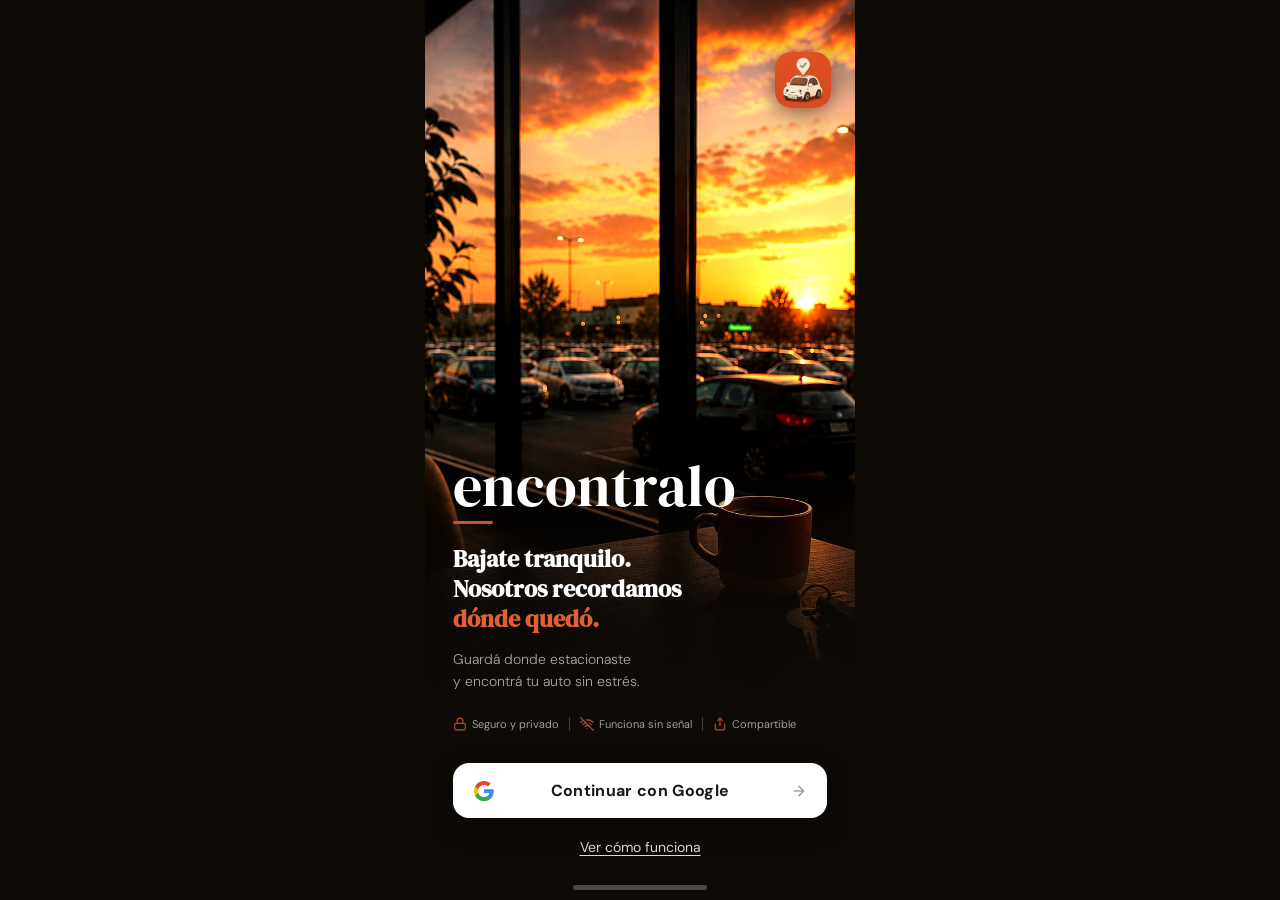
<file: index.html>
<!DOCTYPE html>
<html lang="es">
<head>
<meta charset="UTF-8">
<meta name="viewport" content="width=device-width, initial-scale=1.0, maximum-scale=1.0, user-scalable=no">
<meta name="theme-color" content="#0e0a06">
<title>Encontralo</title>
<link href="https://fonts.googleapis.com/css2?family=DM+Serif+Display:ital@0;1&family=DM+Sans:wght@300;400;500&display=swap" rel="stylesheet">
<style>
  *, *::before, *::after { box-sizing: border-box; margin: 0; padding: 0; }
  :root {
    --terracota: #C9532A;
    --terracota-light: #E06035;
    --white: #FFFFFF;
    --dark: #0e0a06;
  }
  html, body { height: 100%; width: 100%; overflow: hidden; background: var(--dark); }

  .screen {
    position: relative; width: 100%; height: 100dvh;
    max-width: 430px; margin: 0 auto; overflow: hidden;
    display: flex; flex-direction: column;
  }

  /* BG */
  .bg {
    position: absolute; inset: 0;
    background-image: url('[data-uri]');
    background-size: cover; background-position: center top; z-index: 0;
    filter: brightness(1.3) contrast(1.05) saturate(1.1);
    animation: bgReveal 1.2s ease-out forwards;
  }
  @keyframes bgReveal {
    from { opacity: 0; transform: scale(1.04); }
    to   { opacity: 1; transform: scale(1); }
  }

  /* Gradient — starts mid-screen */
  .overlay {
    position: absolute; inset: 0;
background: linear-gradient(
      to bottom,
      rgba(14,10,6,0.00) 0%,
      rgba(14,10,6,0.00) 50%,
      rgba(14,10,6,0.55) 63%,
      rgba(14,10,6,0.90) 73%,
      rgba(14,10,6,1.00) 82%
    );
    z-index: 1;
  }

  /* Logo top right */
  .header {
    position: absolute; top: 52px; right: 24px;
    z-index: 10; animation: fadeDown 0.8s ease-out 0.3s both;
  }
  @keyframes fadeDown {
    from { opacity: 0; transform: translateY(-10px); }
    to   { opacity: 1; transform: translateY(0); }
  }
  .logo-icon {
    width: 56px; height: 56px; border-radius: 16px;
    object-fit: cover; box-shadow: 0 4px 20px rgba(0,0,0,0.5);
  }

  /* Main content */
  .content {
    position: relative; z-index: 10;
    margin-top: auto;
    padding: 0 28px 0;
    display: flex; flex-direction: column;
  }

  /* App name */
  .app-name {
    font-family: 'DM Serif Display', serif;
    font-size: 58px; font-weight: 400;
    color: var(--white); line-height: 1;
    margin-bottom: 6px;
    text-align: left;
    animation: fadeUp 0.9s ease-out 0.4s both;
  }

  /* Divider */
  .divider {
    width: 40px; height: 3px;
    background: var(--terracota);
    border-radius: 2px;
    margin-bottom: 20px;
    animation: fadeUp 0.9s ease-out 0.5s both;
  }

  .headline {
    font-family: 'DM Serif Display', serif;
    font-size: 24px; line-height: 1.25;
    color: var(--white);
    margin-bottom: 14px;
    text-align: left;
    animation: fadeUp 0.9s ease-out 0.55s both;
  }
  .headline .accent { color: var(--terracota-light); }

  .subtitle {
    font-family: 'DM Sans', sans-serif; font-weight: 300;
    font-size: 14px; line-height: 1.6;
    color: rgba(255,255,255,0.65);
    margin-bottom: 24px;
    text-align: left;
    animation: fadeUp 0.9s ease-out 0.6s both;
  }

  /* Feature pills row */
  .features {
    display: flex; align-items: center; gap: 0;
    margin-bottom: 32px;
    animation: fadeUp 0.9s ease-out 0.65s both;
  }
  .feature {
    display: flex; align-items: center; gap: 5px;
    font-family: 'DM Sans', sans-serif; font-weight: 300;
    font-size: 11px; color: rgba(255,255,255,0.7);
    line-height: 1.3; white-space: nowrap;
  }
  .feature-sep {
    width: 1px; height: 14px;
    background: rgba(255,255,255,0.2);
    margin: 0 10px; flex-shrink: 0;
  }
  .feature svg { flex-shrink: 0; opacity: 0.8; }

  /* Bottom area */
  .bottom {
    padding: 0 28px 44px;
    position: relative; z-index: 10;
    display: flex; flex-direction: column;
    animation: fadeUp 0.9s ease-out 0.75s both;
  }

  @keyframes fadeUp {
    from { opacity: 0; transform: translateY(20px); }
    to   { opacity: 1; transform: translateY(0); }
  }

  .btn-google {
    display: flex; align-items: center; justify-content: center; gap: 12px; position: relative;
    width: 100%; padding: 17px 24px;
    background: var(--white); color: #1a1a1a;
    font-family: 'DM Sans', sans-serif; font-weight: 700;
    font-size: 16px; letter-spacing: 0.02em;
    border: none; border-radius: 16px; cursor: pointer;
    text-decoration: none;
    box-shadow: 0 8px 28px rgba(0,0,0,0.35);
    margin-bottom: 20px;
    transition: transform 0.15s ease, box-shadow 0.15s ease;
    -webkit-tap-highlight-color: transparent;
  }
  .btn-google:active {
    transform: scale(0.97);
    box-shadow: 0 4px 14px rgba(0,0,0,0.25);
  }
  .google-icon {
    width: 22px; height: 22px; flex-shrink: 0;
    position: absolute; left: 20px;
  }
  .arrow {
    position: absolute; right: 20px;
    opacity: 0.4;
  }

  .link-how {
    display: flex; align-items: center; justify-content: center; gap: 6px;
    font-family: 'DM Sans', sans-serif; font-weight: 400;
    font-size: 14px; color: rgba(255,255,255,0.85);
    text-decoration: underline; text-underline-offset: 3px;
    cursor: pointer; border: none; background: none; width: 100%;
    -webkit-tap-highlight-color: transparent;
    transition: color 0.2s ease;
  }
  .link-how:active { color: rgba(255,255,255,0.9); }

  .home-indicator {
    position: absolute; bottom: 10px; left: 50%; transform: translateX(-50%);
    width: 134px; height: 5px;
    background: rgba(255,255,255,0.25); border-radius: 3px; z-index: 10;
  }
</style>
</head>
<body>
<div class="screen">
  <div class="bg"></div>
  <div class="overlay"></div>

  <div class="header">
    <img class="logo-icon" src="[data-uri]" alt="Encontralo">
  </div>

  <div class="content">
    <div class="app-name">encontralo</div>
    <div class="divider"></div>

    <h1 class="headline">
      Bajate tranquilo.<br>
      Nosotros recordamos<br>
      <span class="accent">dónde quedó.</span>
    </h1>

    <p class="subtitle">
      Guardá donde estacionaste<br>y encontrá tu auto sin estrés.
    </p>

    <div class="features">
      <div class="feature">
        <svg width="14" height="14" viewBox="0 0 24 24" fill="none" stroke="#E06035" stroke-width="2" stroke-linecap="round" stroke-linejoin="round"><rect x="3" y="11" width="18" height="11" rx="2"/><path d="M7 11V7a5 5 0 0 1 10 0v4"/></svg>
        Seguro y privado
      </div>
      <div class="feature-sep"></div>
      <div class="feature">
        <svg width="14" height="14" viewBox="0 0 24 24" fill="none" stroke="#E06035" stroke-width="2" stroke-linecap="round" stroke-linejoin="round"><line x1="1" y1="1" x2="23" y2="23"/><path d="M16.72 11.06A10.94 10.94 0 0 1 19 12.55"/><path d="M5 12.55a10.94 10.94 0 0 1 5.17-2.39"/><path d="M10.71 5.05A16 16 0 0 1 22.56 9"/><path d="M1.42 9a15.91 15.91 0 0 1 4.7-2.88"/><path d="M8.53 16.11a6 6 0 0 1 6.95 0"/><line x1="12" y1="20" x2="12.01" y2="20"/></svg>
        Funciona sin señal
      </div>
      <div class="feature-sep"></div>
      <div class="feature">
        <svg width="14" height="14" viewBox="0 0 24 24" fill="none" stroke="#E06035" stroke-width="2" stroke-linecap="round" stroke-linejoin="round"><path d="M4 12v8a2 2 0 0 0 2 2h12a2 2 0 0 0 2-2v-8"/><polyline points="16 6 12 2 8 6"/><line x1="12" y1="2" x2="12" y2="15"/></svg>
        Compartible
      </div>
    </div>
  </div>

  <div class="bottom">
    <a href="#" class="btn-google">
      <svg class="google-icon" viewBox="0 0 24 24" xmlns="http://www.w3.org/2000/svg">
        <path d="M22.56 12.25c0-.78-.07-1.53-.2-2.25H12v4.26h5.92c-.26 1.37-1.04 2.53-2.21 3.31v2.77h3.57c2.08-1.92 3.28-4.74 3.28-8.09z" fill="#4285F4"/>
        <path d="M12 23c2.97 0 5.46-.98 7.28-2.66l-3.57-2.77c-.98.66-2.23 1.06-3.71 1.06-2.86 0-5.29-1.93-6.16-4.53H2.18v2.84C3.99 20.53 7.7 23 12 23z" fill="#34A853"/>
        <path d="M5.84 14.09c-.22-.66-.35-1.36-.35-2.09s.13-1.43.35-2.09V7.07H2.18C1.43 8.55 1 10.22 1 12s.43 3.45 1.18 4.93l3.66-2.84z" fill="#FBBC05"/>
        <path d="M12 5.38c1.62 0 3.06.56 4.21 1.64l3.15-3.15C17.45 2.09 14.97 1 12 1 7.7 1 3.99 3.47 2.18 7.07l3.66 2.84c.87-2.6 3.3-4.53 6.16-4.53z" fill="#EA4335"/>
      </svg>
      Continuar con Google
      <svg class="arrow" width="16" height="16" viewBox="0 0 24 24" fill="none" stroke="currentColor" stroke-width="2.5" stroke-linecap="round" stroke-linejoin="round"><path d="M5 12h14M12 5l7 7-7 7"/></svg>
    </a>

    <a href="como-funciona.html" class="link-how">Ver cómo funciona</a>
  </div>

  <div class="home-indicator"></div>
</div>
</body>
</html>
</file>
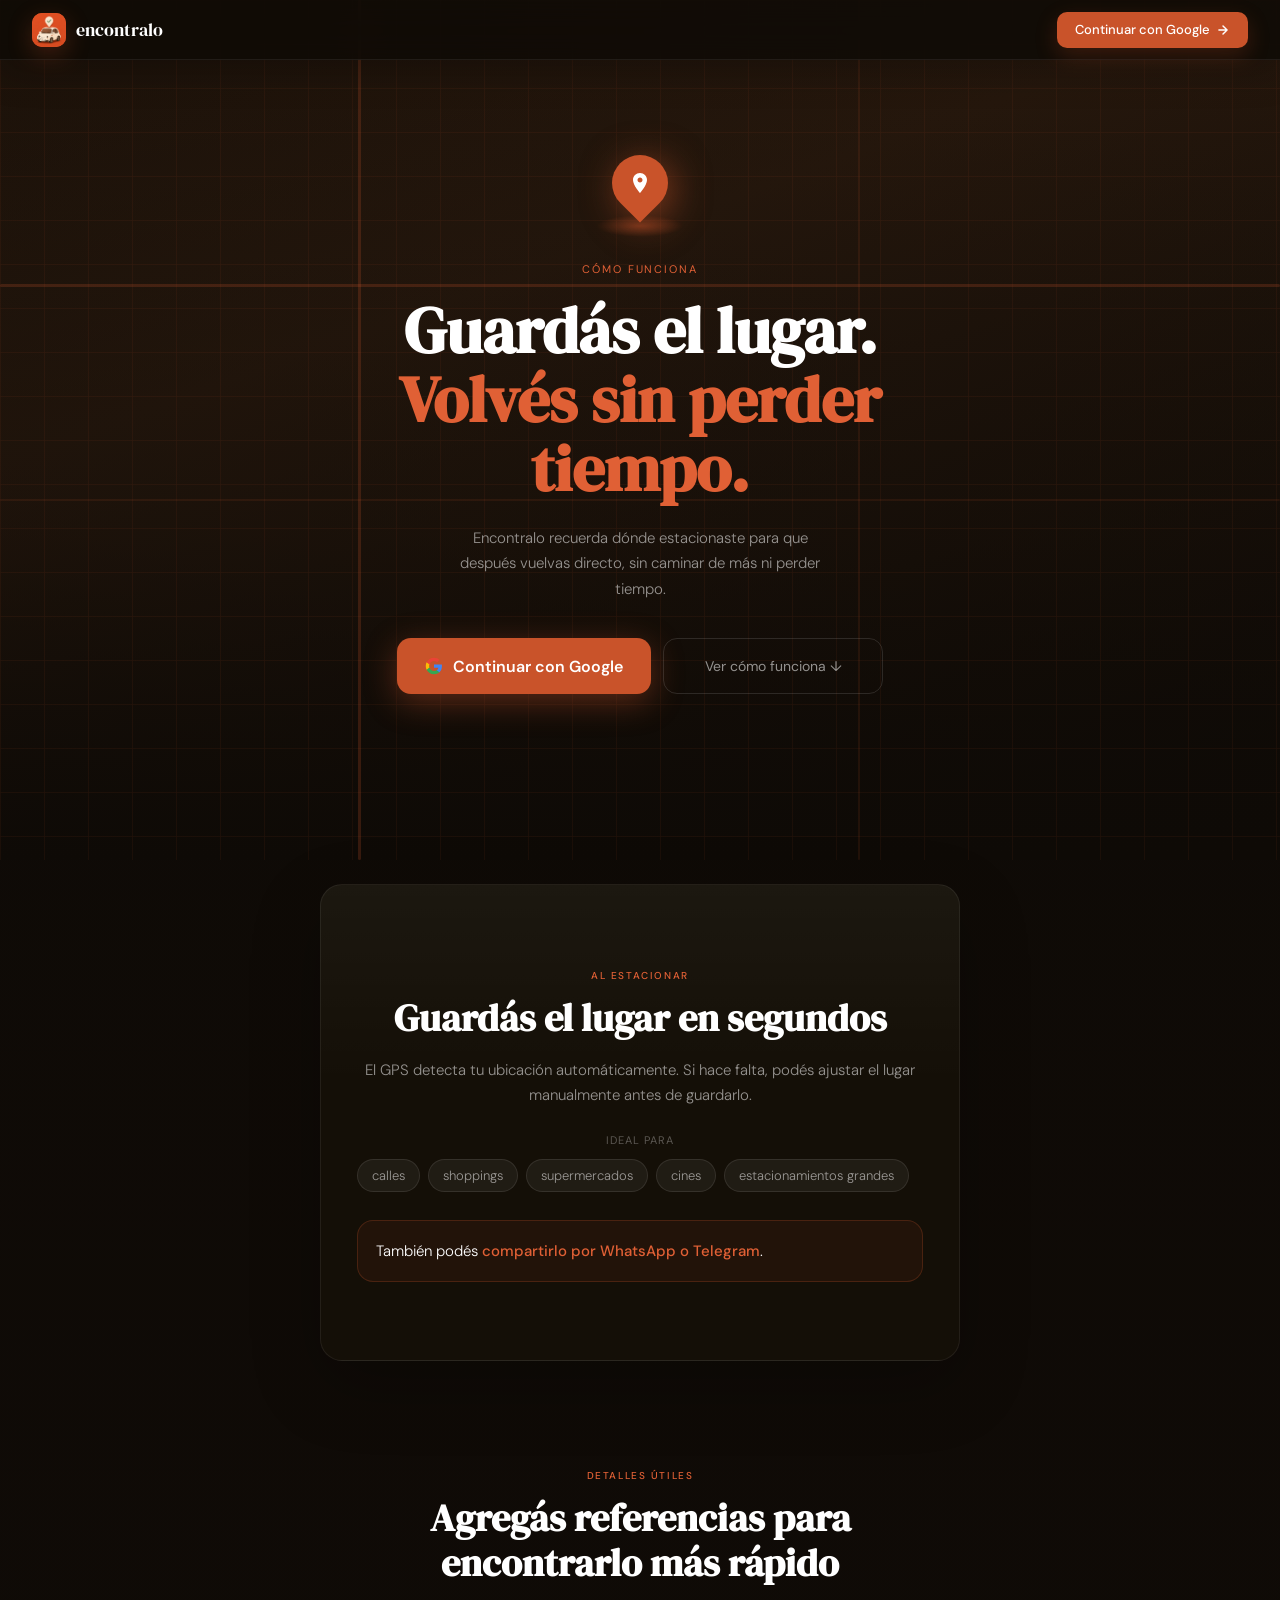
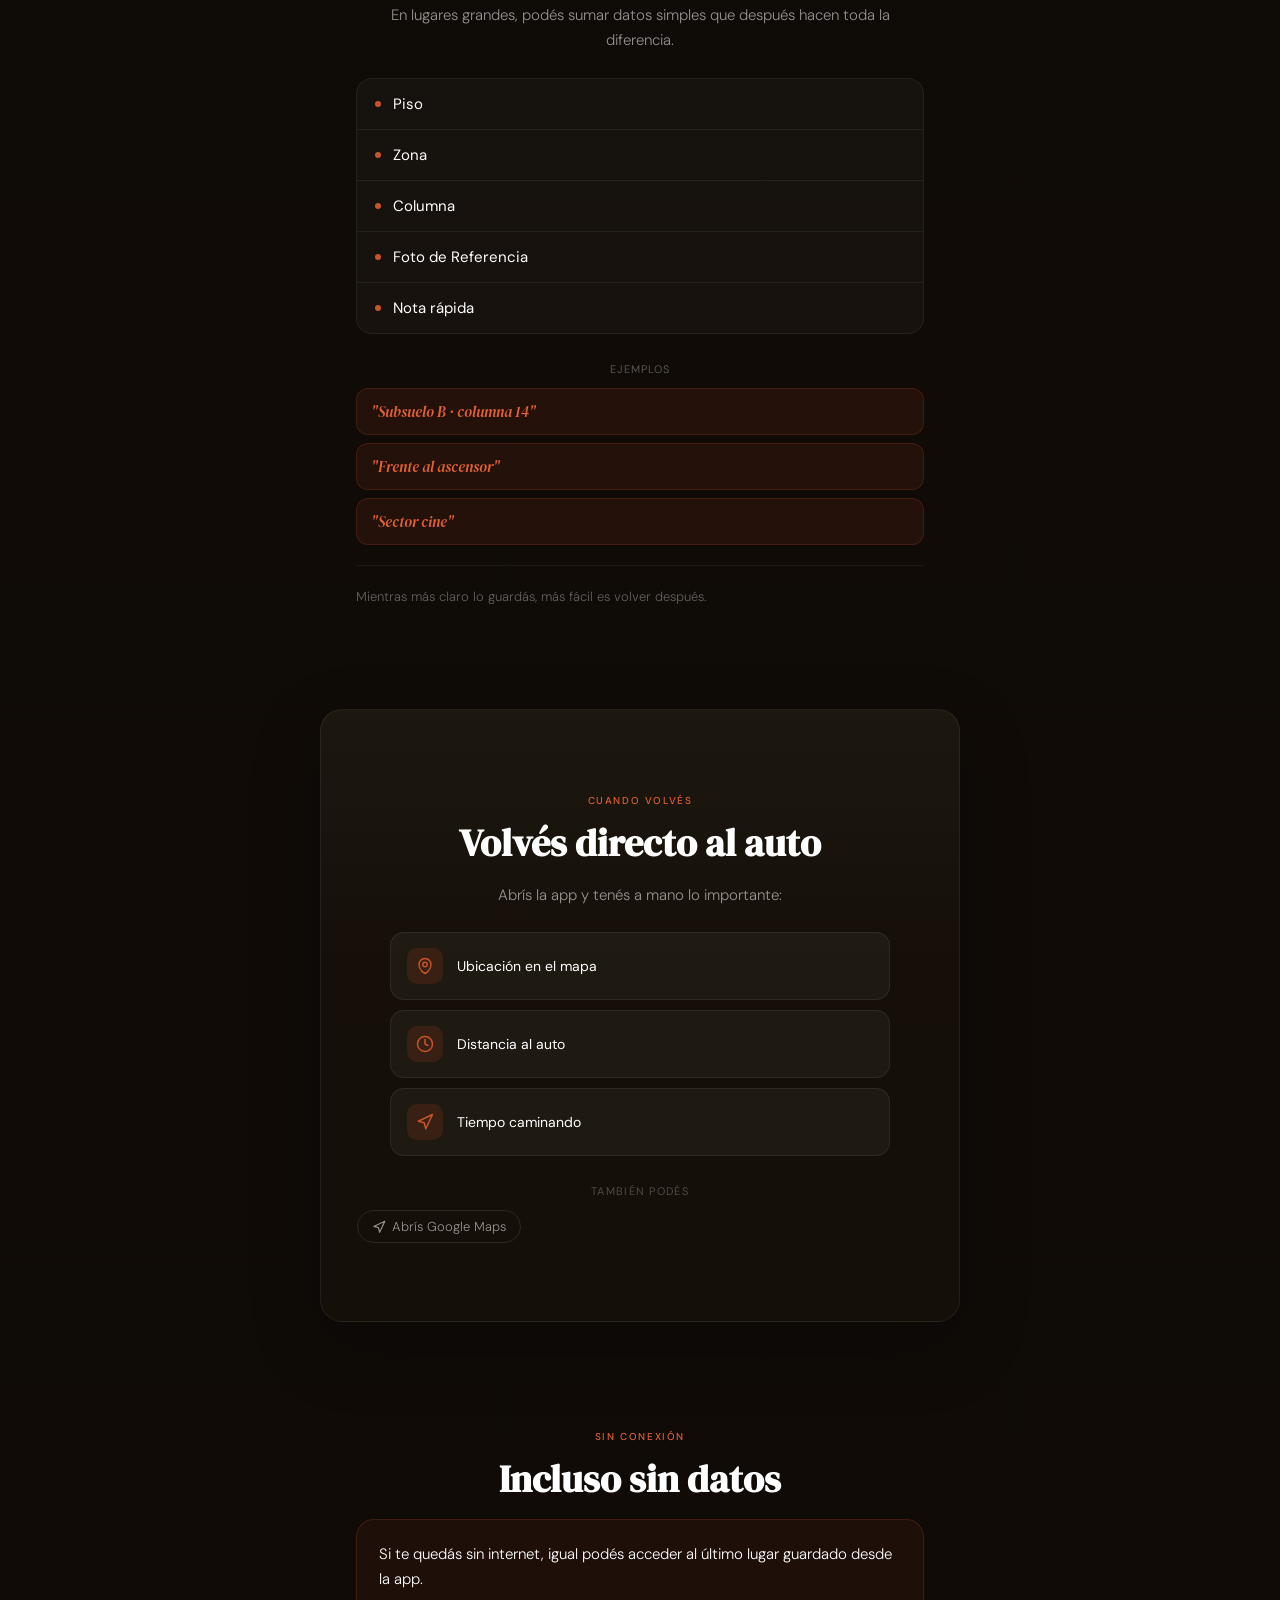
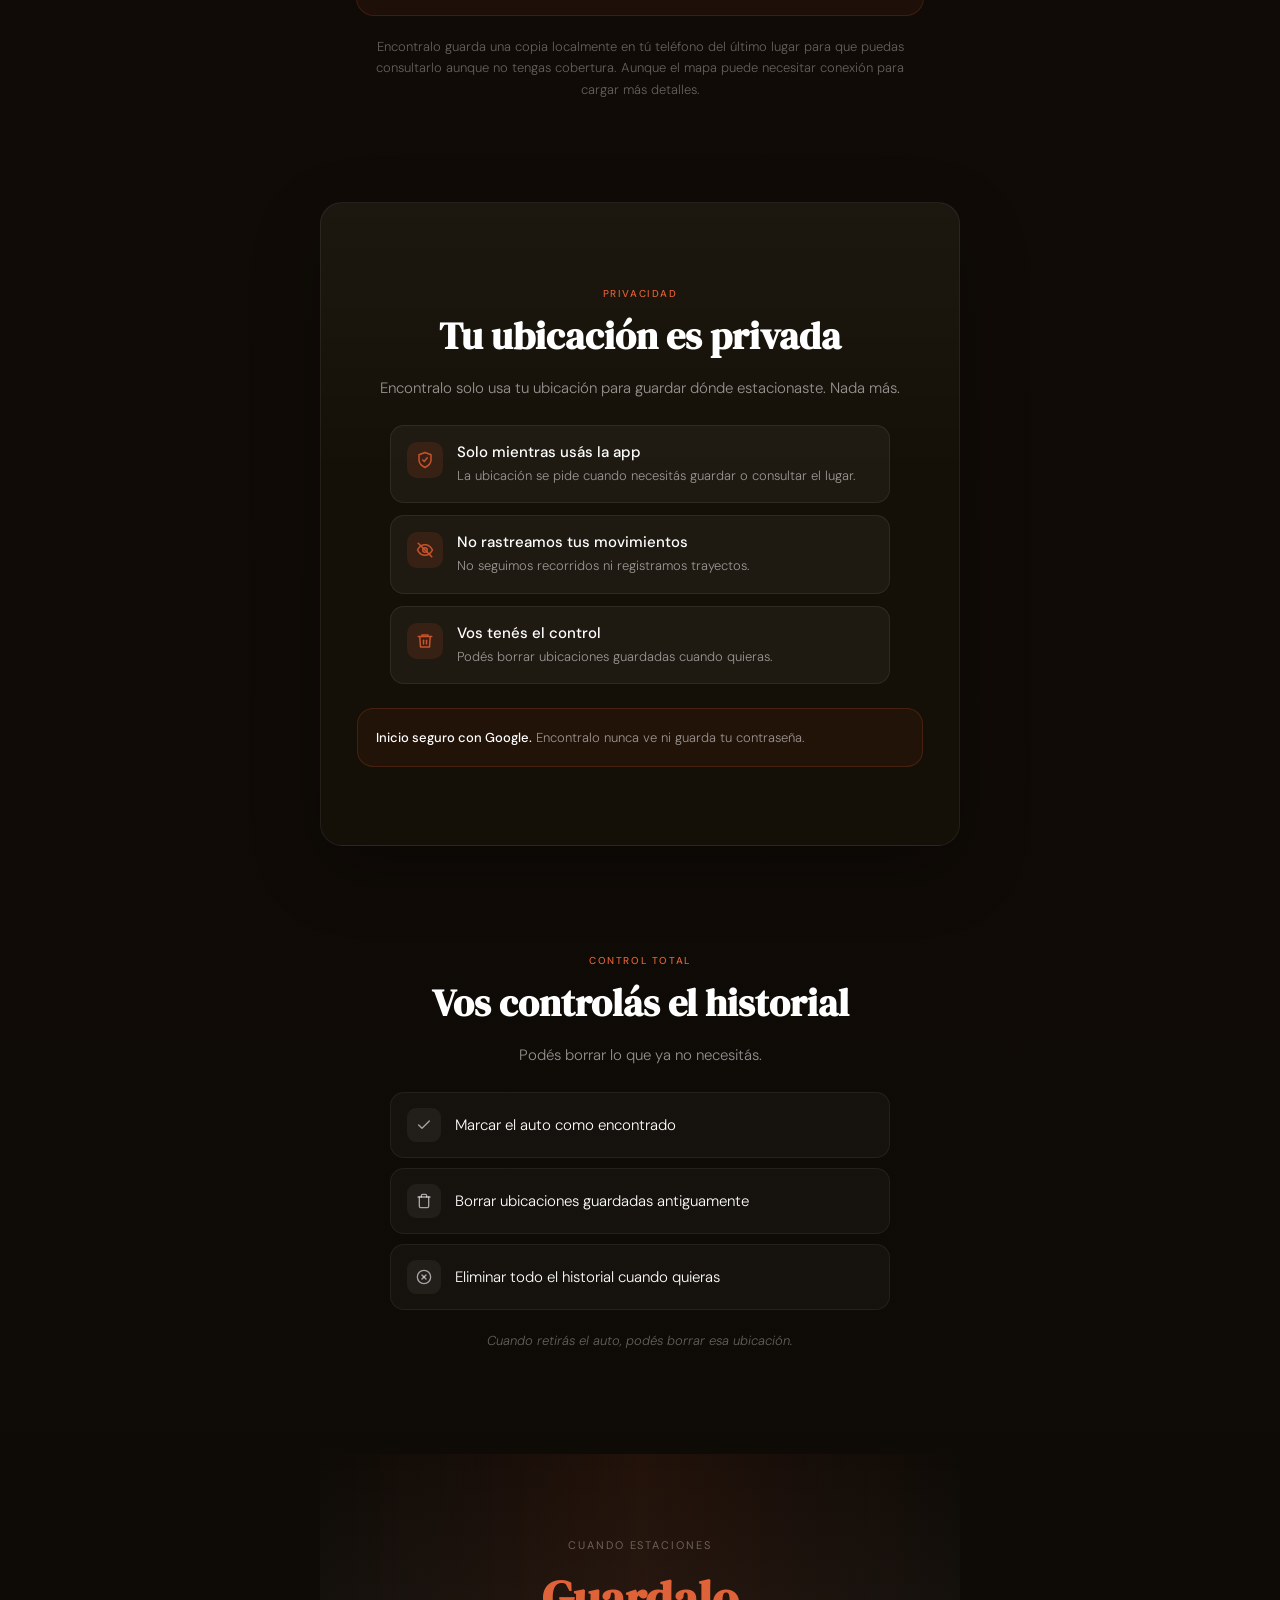
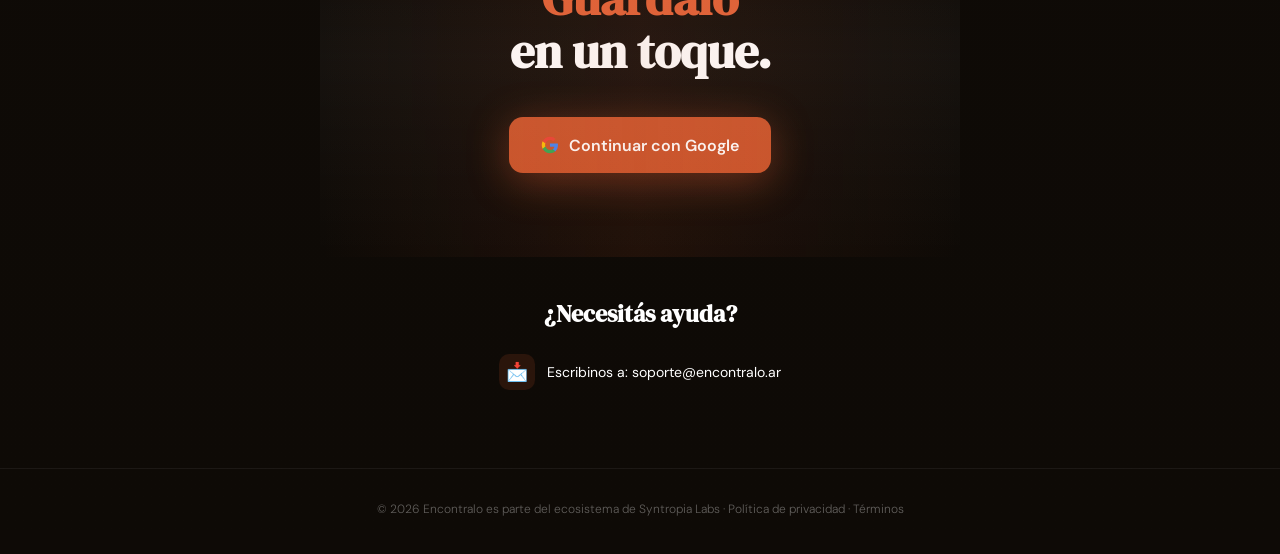
<file: como-funciona.html>
<!DOCTYPE html>
<html lang="es">
<head>
<meta charset="UTF-8">
<meta name="viewport" content="width=device-width, initial-scale=1.0">
<meta name="theme-color" content="#0e0a06">
<title>Cómo funciona — Encontralo</title>
<link rel="icon" type="image/png" href="/logo-encontralo.png?v=2">
<link rel="apple-touch-icon" href="/logo-encontralo.png?v=2">
<link href="https://fonts.googleapis.com/css2?family=DM+Serif+Display:ital@0;1&family=DM+Sans:opsz,wght@9..40,300;9..40,400;9..40,500;9..40,700&display=swap" rel="stylesheet">
<style>
*, *::before, *::after { box-sizing: border-box; margin: 0; padding: 0; }

:root {
  --terracota: #C9532A;
  --terracota-light: #E06035;
  --terracota-glow: rgba(201,83,42,0.18);
  --dark: #0e0a06;
  --dark-2: #161009;
  --dark-3: #1e1510;
  --panel: rgba(22,16,9,0.88);
  --panel-soft: rgba(255,255,255,0.045);
  --stroke: rgba(255,255,255,0.09);
  --stroke-warm: rgba(201,83,42,0.24);
  --white: #ffffff;
  --muted: rgba(255,255,255,0.55);
  --muted-less: rgba(255,255,255,0.35);
  --serif: 'DM Serif Display', serif;
  --sans: 'DM Sans', sans-serif;
}

html { scroll-behavior: smooth; }
body {
  background:
    linear-gradient(180deg, rgba(201,83,42,0.05) 0%, transparent 260px),
    linear-gradient(180deg, var(--dark) 0%, #100b07 48%, var(--dark) 100%);
  color: var(--white);
  font-family: var(--sans);
  font-weight: 300;
  overflow-x: hidden;
  text-rendering: optimizeLegibility;
  -webkit-font-smoothing: antialiased;
}

/* NAV */
nav {
  position: fixed; top: 0; left: 0; right: 0;
  z-index: 100;
  display: flex; align-items: center; justify-content: space-between;
  min-height: 60px;
  padding: 10px clamp(16px, 4vw, 32px);
  background: rgba(14,10,6,0.82);
  backdrop-filter: blur(18px);
  -webkit-backdrop-filter: blur(18px);
  border-bottom: 1px solid rgba(255,255,255,0.07);
  box-shadow: 0 12px 36px rgba(0,0,0,0.24);
}
.nav-logo { display: flex; align-items: center; gap: 10px; text-decoration: none; }
.nav-logo-mark {
  width: 34px; height: 34px; border-radius: 10px;
  background: var(--terracota);
  display: flex; align-items: center; justify-content: center;
  overflow: hidden;
  box-shadow: 0 8px 24px rgba(201,83,42,0.28);
}
.nav-logo-mark img {
  display: block;
  width: 100%;
  height: 100%;
  object-fit: cover;
}
.nav-logo span {
  font-family: var(--serif); font-size: 18px; color: var(--white);
}
.nav-cta {
  background: var(--terracota); color: var(--white);
  font-family: var(--sans); font-weight: 500; font-size: 13px;
  border: none; border-radius: 10px;
  min-height: 36px;
  padding: 9px 18px; cursor: pointer;
  text-decoration: none;
  transition: background 0.2s, transform 0.2s, box-shadow 0.2s;
  display: inline-flex; align-items: center; gap: 6px;
  box-shadow: 0 8px 22px rgba(201,83,42,0.22);
}
.nav-cta:hover { background: var(--terracota-light); transform: translateY(-1px); box-shadow: 0 10px 28px rgba(201,83,42,0.32); }
a:focus-visible {
  outline: 2px solid rgba(224,96,53,0.8);
  outline-offset: 4px;
}

/* GAP between sections */
.gap { height: 18px; }

/* sections */
section {
  padding: 72px 24px 68px;
  max-width: 560px;
  margin: 0 auto;
}

section:not(.hero) {
  text-align: center;
}

/* REVEAL */
.reveal { opacity: 0; transform: translateY(18px); transition: opacity 0.6s ease, transform 0.6s ease; }
.reveal.visible { opacity: 1; transform: translateY(0); }

/* ── HERO ── */
.hero {
  min-height: min(860px, calc(100dvh - 18px));
  display: flex; flex-direction: column;
  justify-content: flex-end;
  padding-top: 72px;
  position: relative;
  overflow: hidden;
  max-width: 100%;
  padding-left: 0; padding-right: 0;
}

.hero-bg {
  position: absolute; inset: 0;
  background:
    linear-gradient(180deg, rgba(0,0,0,0.08) 0%, rgba(14,10,6,0.45) 62%, var(--dark) 100%),
    linear-gradient(160deg, #1e130a 0%, #2a1a0e 35%, #0e0a06 100%);
}

.map-grid {
  position: absolute; inset: 0; opacity: 0.1;
  background-image:
    linear-gradient(rgba(201,83,42,0.7) 1px, transparent 1px),
    linear-gradient(90deg, rgba(201,83,42,0.7) 1px, transparent 1px);
  background-size: 44px 44px;
}

.map-road { position: absolute; background: rgba(201,83,42,0.22); border-radius: 2px; }
.road-h1 { width: 100%; height: 3px; top: 33%; }
.road-h2 { width: 100%; height: 2px; top: 58%; opacity: 0.5; }
.road-v1 { height: 100%; width: 3px; left: 28%; }
.road-v2 { height: 100%; width: 2px; left: 67%; opacity: 0.5; }

.hero-pin {
  position: absolute; top: 18%; left: 50%; transform: translateX(-50%);
  display: flex; flex-direction: column; align-items: center;
  animation: pinDrop 0.9s cubic-bezier(0.34,1.56,0.64,1) 0.4s both;
}
@keyframes pinDrop {
  from { opacity: 0; transform: translateX(-50%) translateY(-36px); }
  to   { opacity: 1; transform: translateX(-50%) translateY(0); }
}
.pin-body {
  width: 56px; height: 56px; border-radius: 50% 50% 50% 0;
  background: var(--terracota);
  transform: rotate(-45deg);
  display: flex; align-items: center; justify-content: center;
  box-shadow: 0 8px 36px rgba(201,83,42,0.55);
}
.pin-body svg { transform: rotate(45deg); }
.pin-pulse {
  width: 88px; height: 22px; border-radius: 50%;
  background: radial-gradient(ellipse, rgba(201,83,42,0.45) 0%, transparent 70%);
  margin-top: 4px;
  animation: pulse 2.2s ease-in-out infinite;
}
@keyframes pulse {
  0%,100% { transform: scaleX(1); opacity: 0.4; }
  50% { transform: scaleX(1.35); opacity: 0.75; }
}

.hero-content {
  position: relative; z-index: 2;
  padding: 0 28px clamp(56px, 10vh, 88px);
  max-width: 560px;
  margin: 0 auto;
  width: 100%;
  text-align: center;
}

.hero-eyebrow {
  font-family: var(--sans); font-weight: 400; font-size: 11px;
  letter-spacing: 0.18em; text-transform: uppercase;
  color: var(--terracota-light); margin-bottom: 20px;
}

.hero-title {
  font-family: var(--serif); font-size: clamp(40px, 11vw, 64px);
  line-height: 1.08; margin: 0 auto 22px;
  max-width: 560px;
}
.hero-title em { color: var(--terracota-light); font-style: normal; }

.hero-sub {
  font-size: 15px; line-height: 1.7;
  color: var(--muted); margin: 0 auto 36px; max-width: 390px;
}

.hero-btns { display: flex; flex-direction: column; gap: 12px; max-width: 320px; margin: 0 auto; }

.btn-primary {
  display: inline-flex; align-items: center; justify-content: center; gap: 10px;
  background: var(--terracota); color: var(--white);
  font-family: var(--sans); font-weight: 600; font-size: 16px;
  border: none; border-radius: 14px;
  min-height: 56px;
  padding: 17px 28px; cursor: pointer; text-decoration: none;
  box-shadow: 0 8px 32px rgba(201,83,42,0.4);
  transition: transform 0.2s, box-shadow 0.2s;
}
.btn-primary:hover { transform: translateY(-2px); box-shadow: 0 12px 40px rgba(201,83,42,0.55); }

.btn-ghost {
  display: inline-flex; align-items: center; justify-content: center; gap: 8px;
  background: transparent; color: var(--muted);
  font-family: var(--sans); font-weight: 400; font-size: 14px;
  border: 1px solid rgba(255,255,255,0.12); border-radius: 14px;
  min-height: 48px;
  padding: 14px 24px; cursor: pointer; text-decoration: none;
  transition: border-color 0.2s, color 0.2s;
}
.btn-ghost:hover { border-color: rgba(255,255,255,0.3); color: var(--white); }

/* ── BLOQUE 1: Guardás el lugar ── */
.bloque {
  background: linear-gradient(180deg, rgba(255,255,255,0.035), transparent 42%), var(--panel);
  border: 1px solid rgba(255,255,255,0.065);
  border-radius: 22px;
  margin: 0 auto;
  width: calc(100% - 24px);
  box-shadow: 0 24px 70px rgba(0,0,0,0.24);
  text-align: left;
}

.bloque-label {
  font-size: 10px; letter-spacing: 0.16em; text-transform: uppercase;
  color: var(--terracota-light); margin-bottom: 14px; font-weight: 500;
}
.bloque-title {
  font-family: var(--serif); font-size: clamp(28px, 7vw, 38px);
  line-height: 1.2; margin-bottom: 16px;
}
.bloque-body {
  font-size: 15px; line-height: 1.7; color: var(--muted); margin-bottom: 24px;
}

.ideal-label {
  font-size: 11px; letter-spacing: 0.1em; text-transform: uppercase;
  color: rgba(255,255,255,0.3); margin-bottom: 12px; font-weight: 400;
}
.tags { display: flex; flex-wrap: wrap; justify-content: flex-start; gap: 8px; }
.tag {
  background: rgba(255,255,255,0.055);
  border: 1px solid var(--stroke);
  border-radius: 999px; padding: 7px 14px;
  font-size: 13px; color: var(--muted);
}
.share-callout {
  margin-top: 28px;
  padding: 18px;
  border: 1px solid var(--stroke-warm);
  border-radius: 16px;
  background: rgba(201,83,42,0.08);
  color: var(--white);
  font-size: 15px;
  line-height: 1.6;
  text-align: left;
}
.share-callout span {
  color: var(--terracota-light);
  font-weight: 500;
}

/* ── BLOQUE 2: Detalles ── */
.detalle-list {
  display: flex; flex-direction: column; gap: 0; margin-bottom: 28px;
  background: rgba(255,255,255,0.03);
  border: 1px solid rgba(255,255,255,0.06);
  border-radius: 16px;
  overflow: hidden;
}
.detalle-item {
  display: flex; align-items: center; justify-content: flex-start; gap: 12px;
  padding: 15px 18px;
  border-bottom: 1px solid rgba(255,255,255,0.06);
}
.detalle-item:last-child { border-bottom: none; }
.detalle-dot {
  width: 6px; height: 6px; border-radius: 50%;
  background: var(--terracota); flex-shrink: 0;
}
.detalle-text { font-size: 15px; color: var(--white); font-weight: 400; text-align: left; }

.ejemplos-label {
  font-size: 11px; letter-spacing: 0.1em; text-transform: uppercase;
  color: rgba(255,255,255,0.3); margin-bottom: 12px; font-weight: 400;
}
.ejemplos { display: flex; flex-direction: column; gap: 8px; margin-bottom: 20px; }
.ejemplo {
  background: rgba(201,83,42,0.1);
  border: 1px solid rgba(201,83,42,0.2);
  border-radius: 12px; padding: 12px 14px;
  font-family: var(--serif); font-style: italic;
  font-size: 15px; color: var(--terracota-light);
  text-align: left;
}
.bloque-nota {
  font-size: 13px; color: var(--muted-less); line-height: 1.65;
  border-top: 1px solid rgba(255,255,255,0.06); padding-top: 20px;
  text-align: left;
}

/* ── BLOQUE 3: Cuando volvés ── */
.guia-list { display: flex; flex-direction: column; gap: 10px; margin-bottom: 28px; }
.guia-item {
  display: flex; align-items: center; justify-content: flex-start; gap: 14px;
  background: var(--panel-soft);
  border: 1px solid rgba(255,255,255,0.075);
  border-radius: 14px; padding: 15px 16px;
}
.guia-icon {
  width: 36px; height: 36px; border-radius: 10px;
  background: rgba(201,83,42,0.15);
  display: flex; align-items: center; justify-content: center;
  flex-shrink: 0;
}
.guia-icon svg { display: block; }
.guia-text { font-size: 14px; color: var(--white); font-weight: 400; text-align: left; }
.separador {
  font-size: 11px; letter-spacing: 0.12em; text-transform: uppercase;
  color: rgba(255,255,255,0.25); margin: 20px 0 12px; font-weight: 400;
}
.extra-list { display: flex; flex-wrap: wrap; justify-content: flex-start; gap: 8px; }
.extra-item {
  background: transparent;
  border: 1px solid rgba(255,255,255,0.1);
  border-radius: 99px; padding: 7px 14px;
  font-size: 13px; color: var(--muted);
  display: flex; align-items: center; justify-content: center; gap: 6px;
}

/* ── BLOQUE 4: Sin datos ── */
.sin-datos-callout {
  background: rgba(201,83,42,0.08);
  border: 1px solid rgba(201,83,42,0.2);
  border-radius: 18px; padding: 22px;
  margin-bottom: 20px;
  text-align: left;
}
.sin-datos-callout p { font-size: 15px; line-height: 1.7; color: var(--white); }
.sin-datos-meta {
  font-size: 13px; color: var(--muted-less); line-height: 1.65; margin-top: 16px;
}

/* ── BLOQUE 5: Privacidad ── */
.privacy-intro {
  font-size: 15px; line-height: 1.7; color: var(--muted);
  margin-bottom: 24px;
}
.privacy-list { display: flex; flex-direction: column; gap: 12px; margin-bottom: 24px; }
.privacy-item {
  display: flex; align-items: flex-start; gap: 14px;
  background: var(--panel-soft);
  border: 1px solid rgba(255,255,255,0.075);
  border-radius: 14px; padding: 16px;
  text-align: left;
}
.privacy-icon {
  width: 36px; height: 36px; border-radius: 10px;
  background: rgba(201,83,42,0.14);
  display: flex; align-items: center; justify-content: center;
  flex-shrink: 0;
}
.privacy-icon svg { display: block; }
.privacy-copy strong {
  display: block;
  color: var(--white);
  font-size: 15px;
  font-weight: 500;
  margin-bottom: 4px;
}
.privacy-copy span {
  display: block;
  color: var(--muted);
  font-size: 13px;
  line-height: 1.55;
}
.privacy-copy em {
  color: var(--terracota-light);
  font-style: normal;
}
.privacy-note {
  background: rgba(201,83,42,0.08);
  border: 1px solid rgba(201,83,42,0.22);
  border-radius: 16px;
  padding: 18px;
  color: var(--muted);
  font-size: 13px;
  line-height: 1.65;
  text-align: left;
}
.privacy-note strong {
  color: var(--white);
  font-weight: 500;
}

/* ── BLOQUE 6: Historial ── */
.historial-list { display: flex; flex-direction: column; gap: 10px; margin-bottom: 20px; }
.historial-item {
  display: flex; align-items: center; justify-content: flex-start; gap: 14px;
  padding: 15px 16px;
  background: rgba(255,255,255,0.03);
  border: 1px solid rgba(255,255,255,0.06);
  border-radius: 14px;
}
.historial-item:last-child { border-bottom: 1px solid rgba(255,255,255,0.06); }
.historial-icon {
  width: 34px; height: 34px; border-radius: 9px;
  background: rgba(255,255,255,0.05);
  display: flex; align-items: center; justify-content: center;
  flex-shrink: 0;
}
.historial-text { font-size: 15px; color: var(--white); text-align: left; }
.historial-nota {
  font-size: 13px; color: var(--muted-less); line-height: 1.65;
  font-style: italic;
}

/* ── SOPORTE ── */
.soporte-inner {
  padding: 16px 0 0;
}
.soporte-title {
  font-family: var(--serif); font-size: 24px; margin-bottom: 24px;
}
.soporte-links { display: flex; flex-direction: column; gap: 12px; }
.soporte-link {
  display: flex; align-items: center; justify-content: center; gap: 12px;
  padding: 0;
  text-decoration: none; color: var(--white);
  font-size: 14px; font-weight: 400;
  transition: color 0.2s;
}
.soporte-link:hover {
  color: var(--terracota-light);
}
.soporte-icon {
  width: 36px; height: 36px; border-radius: 10px;
  background: rgba(201,83,42,0.15);
  display: flex; align-items: center; justify-content: center;
  flex-shrink: 0; font-size: 18px;
}

/* ── CTA FINAL ── */
.cta-final {
  text-align: center; position: relative; overflow: hidden;
  padding-top: 84px;
  padding-bottom: 84px;
}
.cta-glow {
  position: absolute; inset: 0;
  background:
    linear-gradient(90deg, transparent 0%, rgba(201,83,42,0.10) 50%, transparent 100%),
    linear-gradient(180deg, transparent 0%, rgba(255,255,255,0.035) 50%, transparent 100%);
  pointer-events: none;
}
.cta-eyebrow {
  font-size: 11px; letter-spacing: 0.18em; text-transform: uppercase;
  color: rgba(255,255,255,0.35); margin-bottom: 20px; font-weight: 400;
}
.cta-title {
  font-family: var(--serif); font-size: clamp(32px, 10vw, 48px);
  line-height: 1.1; margin-bottom: 40px;
}
.cta-title em { color: var(--terracota-light); font-style: normal; }

.btn-final {
  display: inline-flex; align-items: center; justify-content: center; gap: 10px;
  background: var(--terracota); color: var(--white);
  font-family: var(--sans); font-weight: 600; font-size: 16px;
  border: none; border-radius: 14px;
  min-height: 56px;
  padding: 17px 32px; cursor: pointer; text-decoration: none;
  box-shadow: 0 8px 40px rgba(201,83,42,0.45);
  transition: transform 0.2s, box-shadow 0.2s;
}
.btn-final:hover { transform: translateY(-2px); box-shadow: 0 12px 48px rgba(201,83,42,0.6); }

/* FOOTER */
footer {
  padding: 30px 24px 34px;
  text-align: center;
  border-top: 1px solid rgba(255,255,255,0.06);
  font-size: 12px; color: rgba(255,255,255,0.34);
  line-height: 1.7;
}
footer a { color: rgba(255,255,255,0.35); text-decoration: none; }
footer a:hover { color: rgba(255,255,255,0.6); }

/* Google icon */
.g-icon {
  width: 18px; height: 18px; flex-shrink: 0;
}

@media (prefers-reduced-motion: reduce) {
  html { scroll-behavior: auto; }
  *, *::before, *::after {
    animation-duration: 0.01ms !important;
    animation-iteration-count: 1 !important;
    transition-duration: 0.01ms !important;
  }
}

@media (min-width: 720px) {
  .gap { height: 24px; }
  section {
    max-width: 640px;
    padding: 84px 36px 78px;
  }
  .hero-content {
    max-width: 680px;
    padding-left: 36px;
    padding-right: 36px;
  }
  .hero-btns {
    flex-direction: row;
    justify-content: center;
    max-width: none;
  }
  .btn-primary,
  .btn-ghost,
  .btn-final {
    min-width: 220px;
  }
  .bloque {
    width: min(640px, calc(100% - 48px));
  }
  .privacy-list,
  .historial-list,
  .guia-list {
    max-width: 500px;
    margin-left: auto;
    margin-right: auto;
  }
}

@media (max-width: 600px) {
  nav { gap: 12px; }
  .nav-logo span { font-size: 17px; }
  .nav-cta { max-width: 150px; padding: 9px 10px; font-size: 11px; white-space: nowrap; }
  .nav-cta svg { display: none; }
  section { padding-left: 20px; padding-right: 20px; }
  .bloque { width: calc(100% - 16px); }
  .hero-content {
    padding-left: 20px;
    padding-right: 20px;
  }
  .hero-title {
    max-width: 330px;
    font-size: 34px;
    line-height: 1.12;
    overflow-wrap: anywhere;
  }
  .hero-title em { display: block; }
  .hero-sub {
    max-width: 310px;
  }
  .btn-primary,
  .btn-ghost,
  .btn-final {
    width: 100%;
  }
}
</style>
</head>
<body>

<nav>
  <a href="index.html" class="nav-logo">
    <div class="nav-logo-mark">
      <img src="/logo-encontralo.png?v=2" alt="Encontralo">
    </div>
    <span>encontralo</span>
  </a>
  <a href="index.html" class="nav-cta">
    Continuar con Google
    <svg width="14" height="14" viewBox="0 0 24 24" fill="none" stroke="currentColor" stroke-width="2.5" stroke-linecap="round" stroke-linejoin="round"><path d="M5 12h14M12 5l7 7-7 7"/></svg>
  </a>
</nav>

<!-- ═══ HERO ═══ -->
<section class="hero">
  <div class="hero-bg">
    <div class="map-grid"></div>
    <div class="map-road road-h1"></div>
    <div class="map-road road-h2"></div>
    <div class="map-road road-v1"></div>
    <div class="map-road road-v2"></div>
    <div class="hero-pin">
      <div class="pin-body">
        <svg width="24" height="24" viewBox="0 0 24 24" fill="white"><path d="M12 2C8.13 2 5 5.13 5 9c0 5.25 7 13 7 13s7-7.75 7-13c0-3.87-3.13-7-7-7zm0 9.5c-1.38 0-2.5-1.12-2.5-2.5s1.12-2.5 2.5-2.5 2.5 1.12 2.5 2.5-1.12 2.5-2.5 2.5z"/></svg>
      </div>
      <div class="pin-pulse"></div>
    </div>
  </div>

  <div class="hero-content">
    <div class="hero-eyebrow">Cómo funciona</div>
    <h1 class="hero-title">
      Guardás el lugar.<br><em>Volvés sin perder tiempo.</em>
    </h1>
    <p class="hero-sub">Encontralo recuerda dónde estacionaste para que después vuelvas directo, sin caminar de más ni perder tiempo.</p>
    <div class="hero-btns">
      <a href="index.html" class="btn-primary">
        <svg class="g-icon" viewBox="0 0 24 24" xmlns="http://www.w3.org/2000/svg"><path d="M22.56 12.25c0-.78-.07-1.53-.2-2.25H12v4.26h5.92c-.26 1.37-1.04 2.53-2.21 3.31v2.77h3.57c2.08-1.92 3.28-4.74 3.28-8.09z" fill="#4285F4"/><path d="M12 23c2.97 0 5.46-.98 7.28-2.66l-3.57-2.77c-.98.66-2.23 1.06-3.71 1.06-2.86 0-5.29-1.93-6.16-4.53H2.18v2.84C3.99 20.53 7.7 23 12 23z" fill="#34A853"/><path d="M5.84 14.09c-.22-.66-.35-1.36-.35-2.09s.13-1.43.35-2.09V7.07H2.18C1.43 8.55 1 10.22 1 12s.43 3.45 1.18 4.93l3.66-2.84z" fill="#FBBC05"/><path d="M12 5.38c1.62 0 3.06.56 4.21 1.64l3.15-3.15C17.45 2.09 14.97 1 12 1 7.7 1 3.99 3.47 2.18 7.07l3.66 2.84c.87-2.6 3.3-4.53 6.16-4.53z" fill="#EA4335"/></svg>
        Continuar con Google
      </a>
      <a href="#bloque-1" class="btn-ghost">
        Ver cómo funciona ↓
      </a>
    </div>
  </div>
</section>

<div class="gap"></div>

<!-- ═══ BLOQUE 1 ═══ -->
<section class="bloque reveal" id="bloque-1">
  <div class="bloque-label">Al estacionar</div>
  <h2 class="bloque-title">Guardás el lugar en segundos</h2>
  <p class="bloque-body">El GPS detecta tu ubicación automáticamente. Si hace falta, podés ajustar el lugar manualmente antes de guardarlo.</p>

  <div class="ideal-label">Ideal para</div>
  <div class="tags">
    <span class="tag">calles</span>
    <span class="tag">shoppings</span>
    <span class="tag">supermercados</span>
    <span class="tag">cines</span>
    <span class="tag">estacionamientos grandes</span>
  </div>

  <div class="share-callout">
    También podés <span>compartirlo por WhatsApp o Telegram</span>.
  </div>
</section>

<div class="gap"></div>

<!-- ═══ BLOQUE 2 ═══ -->
<section class="reveal">
  <div class="bloque-label">Detalles útiles</div>
  <h2 class="bloque-title">Agregás referencias para encontrarlo más rápido</h2>
  <p class="bloque-body">En lugares grandes, podés sumar datos simples que después hacen toda la diferencia.</p>

  <div class="detalle-list">
    <div class="detalle-item"><div class="detalle-dot"></div><div class="detalle-text">Piso</div></div>
    <div class="detalle-item"><div class="detalle-dot"></div><div class="detalle-text">Zona</div></div>
    <div class="detalle-item"><div class="detalle-dot"></div><div class="detalle-text">Columna</div></div>
    <div class="detalle-item"><div class="detalle-dot"></div><div class="detalle-text">Foto de Referencia</div></div>
    <div class="detalle-item"><div class="detalle-dot"></div><div class="detalle-text">Nota rápida</div></div>
  </div>

  <div class="ejemplos-label">Ejemplos</div>
  <div class="ejemplos">
    <div class="ejemplo">"Subsuelo B · columna 14"</div>
    <div class="ejemplo">"Frente al ascensor"</div>
    <div class="ejemplo">"Sector cine"</div>
  </div>

  <div class="bloque-nota">
    Mientras más claro lo guardás, más fácil es volver después.
  </div>
</section>

<div class="gap"></div>

<!-- ═══ BLOQUE 3 ═══ -->
<section class="bloque reveal">
  <div class="bloque-label">Cuando volvés</div>
  <h2 class="bloque-title">Volvés directo al auto</h2>
  <p class="bloque-body">Abrís la app y tenés a mano lo importante:</p>

  <div class="guia-list">
    <div class="guia-item">
      <div class="guia-icon">
        <svg width="18" height="18" viewBox="0 0 24 24" fill="none" stroke="#C9532A" stroke-width="2" stroke-linecap="round" stroke-linejoin="round"><path d="M12 22s-8-4.5-8-11.8A8 8 0 0 1 12 2a8 8 0 0 1 8 8.2c0 7.3-8 11.8-8 11.8z"/><circle cx="12" cy="10" r="3"/></svg>
      </div>
      <div class="guia-text">Ubicación en el mapa</div>
    </div>
    <div class="guia-item">
      <div class="guia-icon">
        <svg width="18" height="18" viewBox="0 0 24 24" fill="none" stroke="#C9532A" stroke-width="2" stroke-linecap="round" stroke-linejoin="round"><circle cx="12" cy="12" r="10"/><polyline points="12 6 12 12 16 14"/></svg>
      </div>
      <div class="guia-text">Distancia al auto</div>
    </div>
    <div class="guia-item">
      <div class="guia-icon">
        <svg width="18" height="18" viewBox="0 0 24 24" fill="none" stroke="#C9532A" stroke-width="2" stroke-linecap="round" stroke-linejoin="round"><polygon points="3 11 22 2 13 21 11 13 3 11"/></svg>
      </div>
      <div class="guia-text">Tiempo caminando</div>
    </div>
  </div>

  <div class="separador">También podés</div>
  <div class="extra-list">
    <div class="extra-item">
      <svg width="14" height="14" viewBox="0 0 24 24" fill="none" stroke="currentColor" stroke-width="2" stroke-linecap="round" stroke-linejoin="round"><polygon points="3 11 22 2 13 21 11 13 3 11"/></svg>
      Abrís Google Maps
    </div>
  </div>
</section>

<div class="gap"></div>

<!-- ═══ BLOQUE 4 ═══ -->
<section class="reveal">
  <div class="bloque-label">Sin conexión</div>
  <h2 class="bloque-title">Incluso sin datos</h2>

  <div class="sin-datos-callout">
    <p>Si te quedás sin internet, igual podés acceder al último lugar guardado desde la app.</p>
  </div>

  <div class="sin-datos-meta">
    Encontralo guarda una copia localmente en tú teléfono del último lugar para que puedas consultarlo aunque no tengas cobertura. Aunque el mapa puede necesitar conexión para cargar más detalles.
  </div>
</section>

<div class="gap"></div>

<!-- ═══ BLOQUE 5 ═══ -->
<section class="bloque reveal">
  <div class="bloque-label">Privacidad</div>
  <h2 class="bloque-title">Tu ubicación es privada</h2>
  <p class="privacy-intro">Encontralo solo usa tu ubicación para guardar dónde estacionaste. Nada más.</p>

  <div class="privacy-list">
    <div class="privacy-item">
      <div class="privacy-icon">
        <svg width="18" height="18" viewBox="0 0 24 24" fill="none" stroke="#C9532A" stroke-width="2" stroke-linecap="round" stroke-linejoin="round"><path d="M12 22s8-4 8-10V5l-8-3-8 3v7c0 6 8 10 8 10z"/><path d="M9 12l2 2 4-5"/></svg>
      </div>
      <div class="privacy-copy">
        <strong>Solo mientras usás la app</strong>
        <span>La ubicación se pide cuando necesitás guardar o consultar el lugar.</span>
      </div>
    </div>

    <div class="privacy-item">
      <div class="privacy-icon">
        <svg width="18" height="18" viewBox="0 0 24 24" fill="none" stroke="#C9532A" stroke-width="2" stroke-linecap="round" stroke-linejoin="round"><path d="M2 12s3.5-7 10-7 10 7 10 7-3.5 7-10 7S2 12 2 12z"/><circle cx="12" cy="12" r="3"/><path d="M3 3l18 18"/></svg>
      </div>
      <div class="privacy-copy">
        <strong>No rastreamos tus movimientos</strong>
        <span>No seguimos recorridos ni registramos trayectos.</span>
      </div>
    </div>

    <div class="privacy-item">
      <div class="privacy-icon">
        <svg width="18" height="18" viewBox="0 0 24 24" fill="none" stroke="#C9532A" stroke-width="2" stroke-linecap="round" stroke-linejoin="round"><path d="M3 6h18"/><path d="M8 6V4h8v2"/><path d="M19 6l-1 14H6L5 6"/><path d="M10 11v5"/><path d="M14 11v5"/></svg>
      </div>
      <div class="privacy-copy">
        <strong>Vos tenés el control</strong>
        <span>Podés borrar ubicaciones guardadas cuando quieras.</span>
      </div>
    </div>
  </div>

  <div class="privacy-note"><strong>Inicio seguro con Google.</strong> Encontralo nunca ve ni guarda tu contraseña.</div>
</section>

<div class="gap"></div>

<!-- ═══ BLOQUE 6 ═══ -->
<section class="reveal">
  <div class="bloque-label">Control total</div>
  <h2 class="bloque-title">Vos controlás el historial</h2>
  <p class="bloque-body">Podés borrar lo que ya no necesitás.</p>

  <div class="historial-list">
    <div class="historial-item">
      <div class="historial-icon">
        <svg width="16" height="16" viewBox="0 0 24 24" fill="none" stroke="rgba(255,255,255,0.6)" stroke-width="2" stroke-linecap="round" stroke-linejoin="round"><polyline points="20 6 9 17 4 12"/></svg>
      </div>
      <div class="historial-text">Marcar el auto como encontrado</div>
    </div>
    <div class="historial-item">
      <div class="historial-icon">
        <svg width="16" height="16" viewBox="0 0 24 24" fill="none" stroke="rgba(255,255,255,0.6)" stroke-width="2" stroke-linecap="round" stroke-linejoin="round"><polyline points="3 6 5 6 21 6"/><path d="M19 6v14a2 2 0 0 1-2 2H7a2 2 0 0 1-2-2V6m3 0V4a2 2 0 0 1 2-2h4a2 2 0 0 1 2 2v2"/></svg>
      </div>
      <div class="historial-text">Borrar ubicaciones guardadas antiguamente</div>
    </div>
    <div class="historial-item">
      <div class="historial-icon">
        <svg width="16" height="16" viewBox="0 0 24 24" fill="none" stroke="rgba(255,255,255,0.6)" stroke-width="2" stroke-linecap="round" stroke-linejoin="round"><circle cx="12" cy="12" r="10"/><line x1="15" y1="9" x2="9" y2="15"/><line x1="9" y1="9" x2="15" y2="15"/></svg>
      </div>
      <div class="historial-text">Eliminar todo el historial cuando quieras</div>
    </div>
  </div>

  <div class="historial-nota">
    Cuando retirás el auto, podés borrar esa ubicación.
  </div>
</section>

<div class="gap"></div>

<!-- ═══ CTA FINAL ═══ -->
<section class="cta-final reveal">
  <div class="cta-glow"></div>
  <div class="cta-eyebrow">Cuando estaciones</div>
  <h2 class="cta-title"><em>Guardalo</em><br>en un toque.</h2>
  <a href="index.html" class="btn-final">
    <svg class="g-icon" viewBox="0 0 24 24" xmlns="http://www.w3.org/2000/svg"><path d="M22.56 12.25c0-.78-.07-1.53-.2-2.25H12v4.26h5.92c-.26 1.37-1.04 2.53-2.21 3.31v2.77h3.57c2.08-1.92 3.28-4.74 3.28-8.09z" fill="#4285F4"/><path d="M12 23c2.97 0 5.46-.98 7.28-2.66l-3.57-2.77c-.98.66-2.23 1.06-3.71 1.06-2.86 0-5.29-1.93-6.16-4.53H2.18v2.84C3.99 20.53 7.7 23 12 23z" fill="#34A853"/><path d="M5.84 14.09c-.22-.66-.35-1.36-.35-2.09s.13-1.43.35-2.09V7.07H2.18C1.43 8.55 1 10.22 1 12s.43 3.45 1.18 4.93l3.66-2.84z" fill="#FBBC05"/><path d="M12 5.38c1.62 0 3.06.56 4.21 1.64l3.15-3.15C17.45 2.09 14.97 1 12 1 7.7 1 3.99 3.47 2.18 7.07l3.66 2.84c.87-2.6 3.3-4.53 6.16-4.53z" fill="#EA4335"/></svg>
    Continuar con Google
  </a>
</section>

<div class="gap"></div>

<!-- ═══ SOPORTE ═══ -->
<section class="reveal" style="padding-top: 0;">
  <div class="soporte-inner">
    <h2 class="soporte-title">¿Necesitás ayuda?</h2>
    <div class="soporte-links">
      <a href="mailto:soporte@encontralo.app" class="soporte-link">
        <div class="soporte-icon">📩</div>
        <span>Escribinos a: soporte@encontralo.ar</span>
      </a>
    </div>
  </div>
</section>

<footer>
  © 2026 Encontralo es parte del ecosistema de Syntropia Labs · <a href="politica-privacidad.html">Política de privacidad</a> · <a href="terminos.html">Términos</a>
</footer>

<script>
const observer = new IntersectionObserver((entries) => {
  entries.forEach(e => {
    if (e.isIntersecting) {
      e.target.classList.add('visible');
    }
  });
}, { threshold: 0.12 });

document.querySelectorAll('.reveal').forEach(el => observer.observe(el));
</script>
</body>
</html>
</file>
